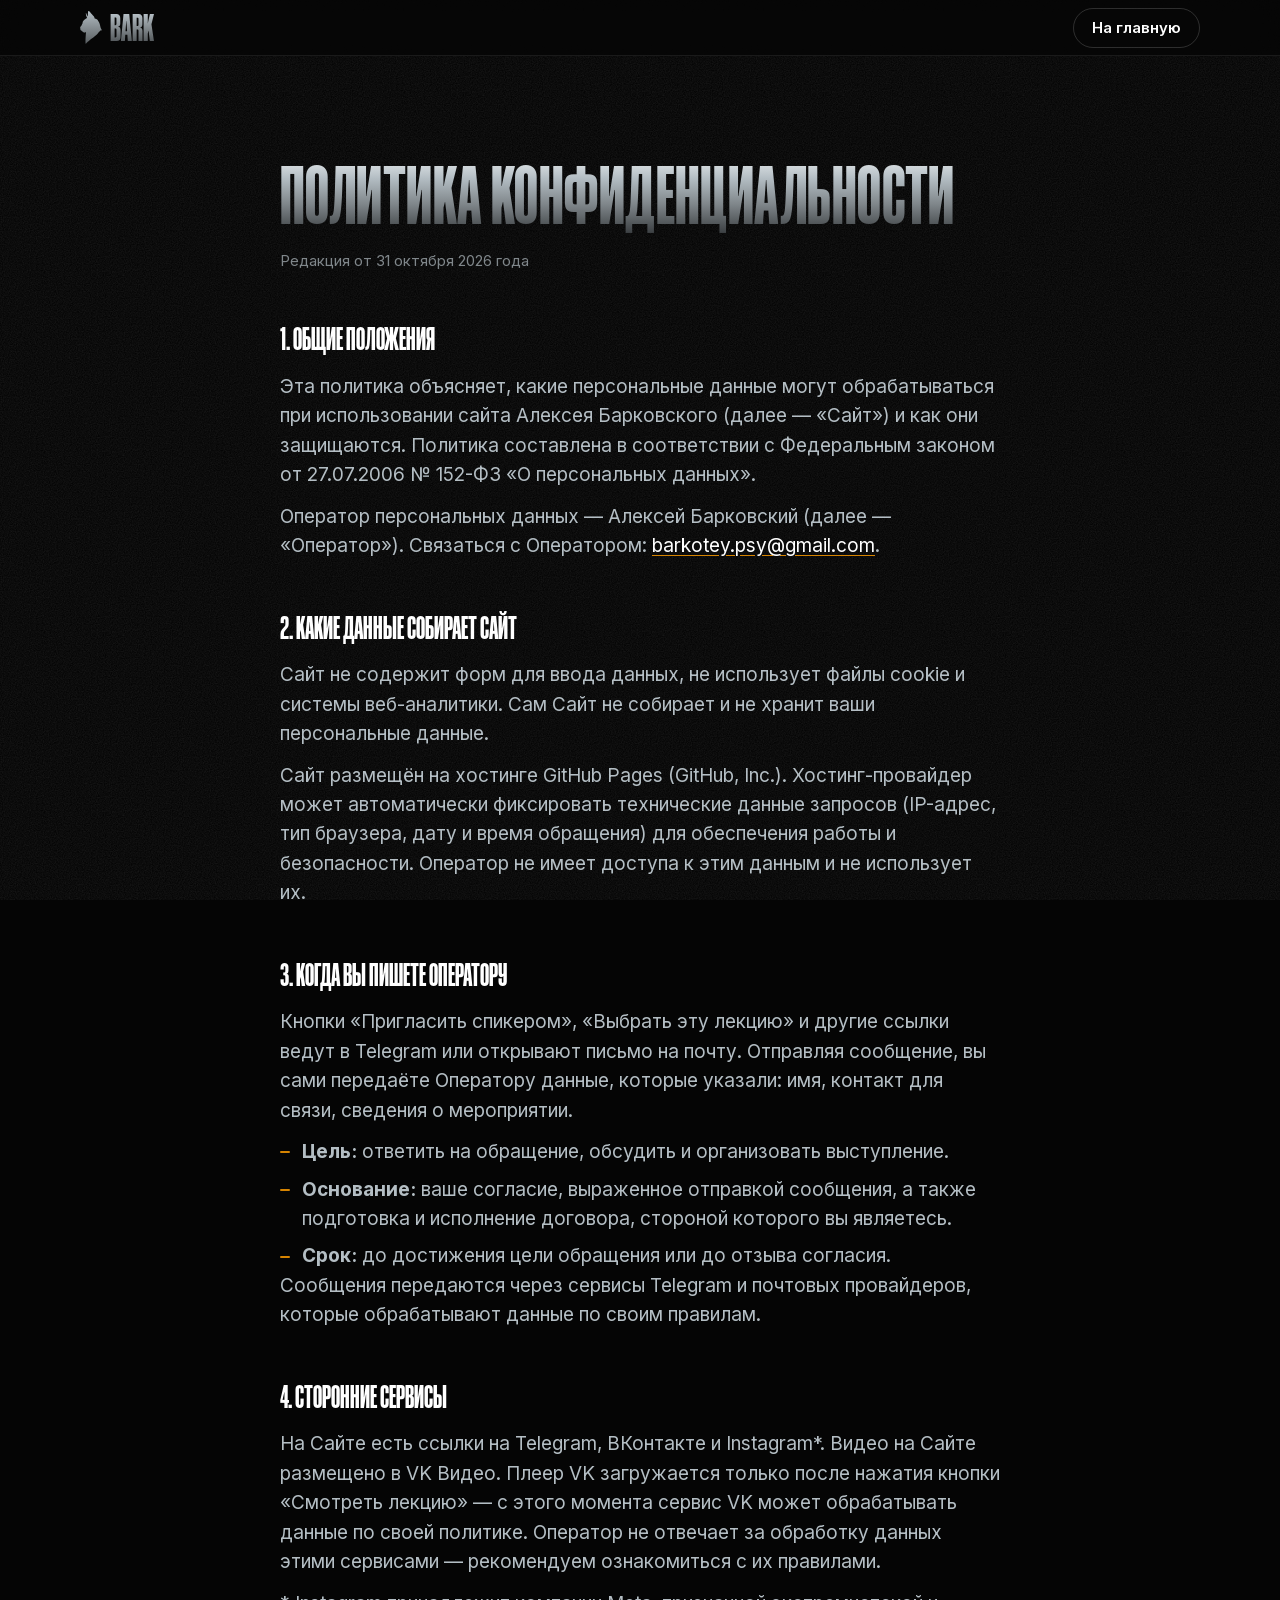
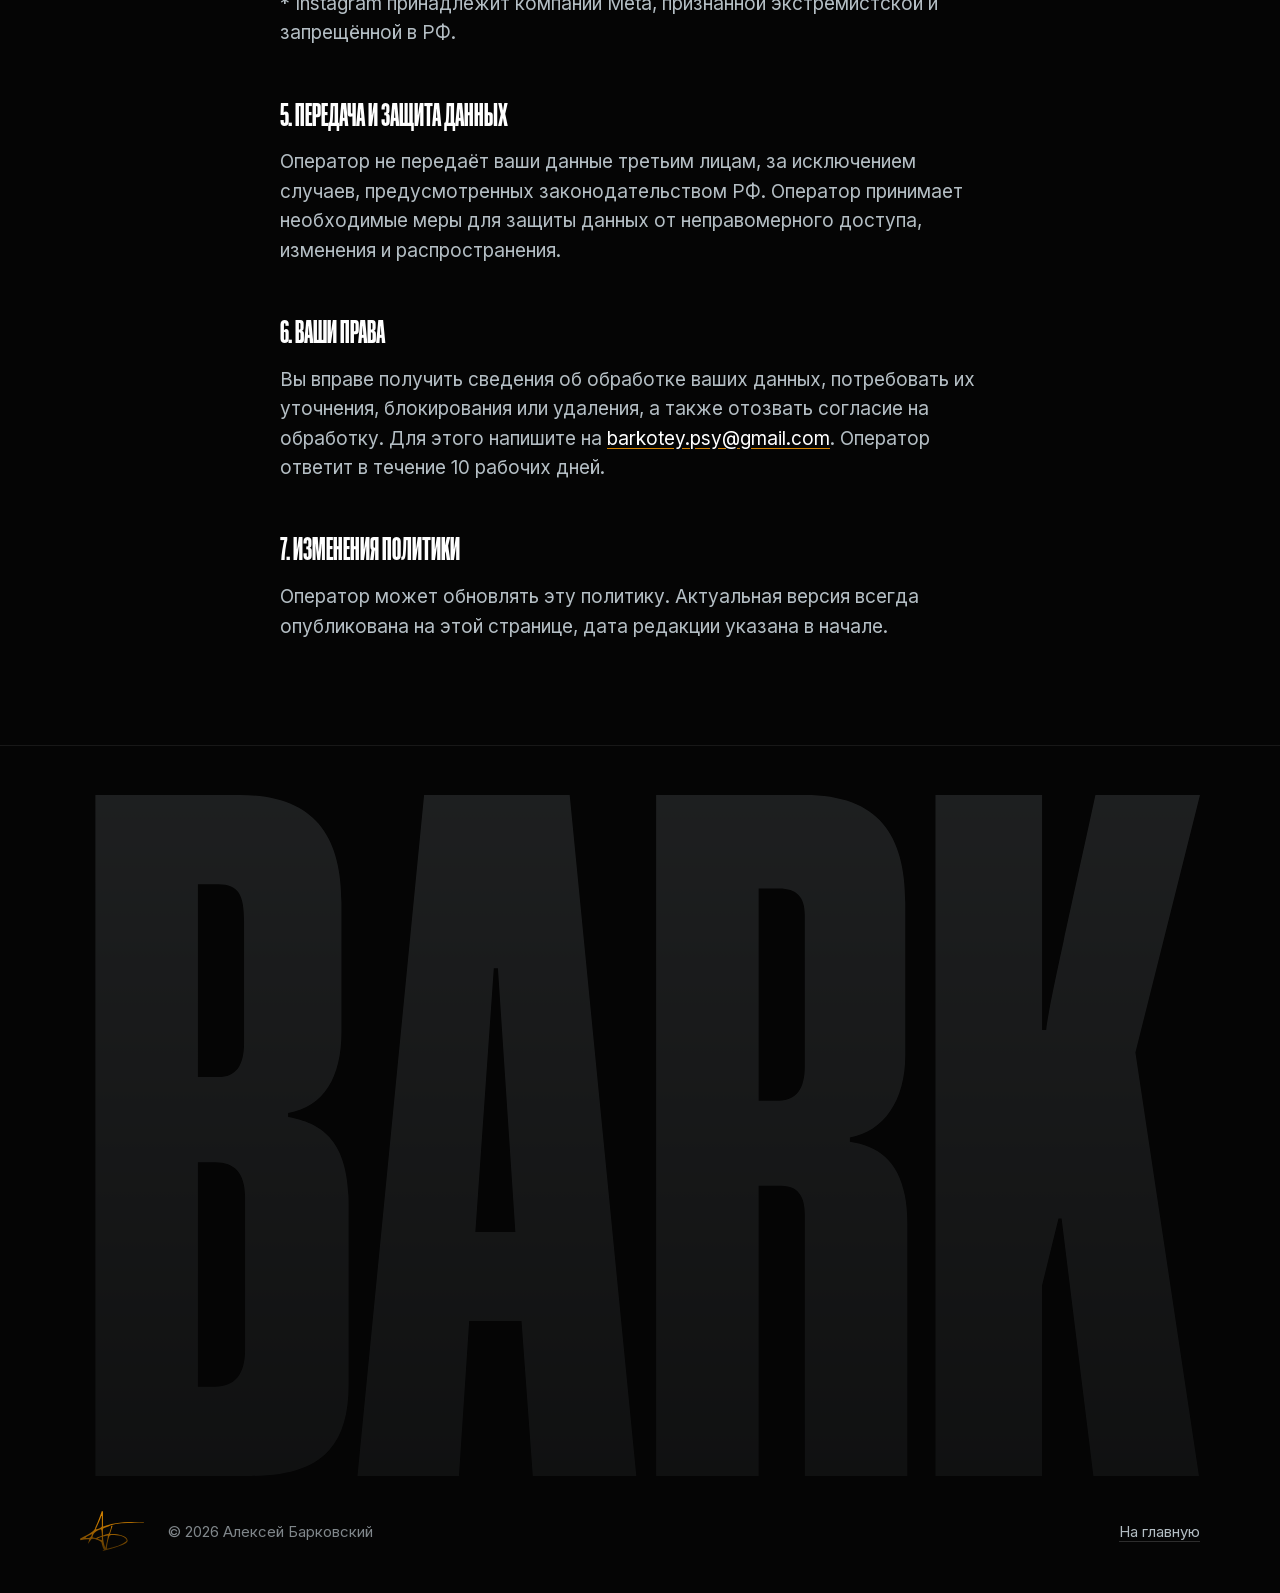
<file: privacy.html>
<!doctype html>
<html lang="ru" class="no-js">
<head>
  <meta charset="utf-8">
  <meta name="viewport" content="width=device-width, initial-scale=1, viewport-fit=cover">
  <title>Политика конфиденциальности — Алексей Барковский</title>
  <meta name="description" content="Политика обработки персональных данных на сайте Алексея Барковского.">
  <meta name="robots" content="noindex">
  <meta name="theme-color" content="#050505">
  <meta name="color-scheme" content="dark">

  <link rel="icon" href="assets/img/favicon.svg" type="image/svg+xml">
  <link rel="apple-touch-icon" href="assets/img/apple-touch-icon.png">
  <link rel="stylesheet" href="assets/css/style.css?v=6">

  <script>document.documentElement.classList.replace('no-js', 'js');</script>
</head>
<body>

  <!-- ===================== ШАПКА ===================== -->
  <header class="header">
    <div class="container header__inner">
      <a class="header__logo" href="index.html" aria-label="BARK — на главную">
        <span class="mark mark--cat" aria-hidden="true"></span>
        <span class="mark mark--bark" aria-hidden="true"></span>
      </a>
      <a class="btn btn--ghost btn--small" href="index.html">На главную</a>
    </div>
  </header>

  <!--
    ВАЖНО: это шаблон. Перед публикацией его лучше показать юристу.
    Если вы ИП или самозанятый — допишите в раздел 1 полное ФИО и ИНН (или ОГРНИП).
    Если на сайте появятся формы, аналитика (например, Яндекс Метрика) или оплата — политику нужно дополнить.
  -->
  <main class="page">
    <div class="container page__inner">
      <h1 class="title page__title">Политика конфиденциальности</h1>
      <p class="page__date">Редакция от 31 октября 2026 года</p>

      <div class="prose">
        <h2>1. Общие положения</h2>
        <p>Эта политика объясняет, какие персональные данные могут обрабатываться при использовании сайта Алексея Барковского (далее — «Сайт») и как они защищаются. Политика составлена в соответствии с Федеральным законом от 27.07.2006 № 152-ФЗ «О персональных данных».</p>
        <p>Оператор персональных данных — Алексей Барковский (далее — «Оператор»). Связаться с Оператором: <a href="mailto:barkotey.psy@gmail.com">barkotey.psy@gmail.com</a>.</p>

        <h2>2. Какие данные собирает Сайт</h2>
        <p>Сайт не содержит форм для ввода данных, не использует файлы cookie и системы веб-аналитики. Сам Сайт не собирает и не хранит ваши персональные данные.</p>
        <p>Сайт размещён на хостинге GitHub Pages (GitHub, Inc.). Хостинг-провайдер может автоматически фиксировать технические данные запросов (IP-адрес, тип браузера, дату и время обращения) для обеспечения работы и безопасности. Оператор не имеет доступа к этим данным и не использует их.</p>

        <h2>3. Когда вы пишете Оператору</h2>
        <p>Кнопки «Пригласить спикером», «Выбрать эту лекцию» и другие ссылки ведут в Telegram или открывают письмо на почту. Отправляя сообщение, вы сами передаёте Оператору данные, которые указали: имя, контакт для связи, сведения о мероприятии.</p>
        <ul>
          <li><strong>Цель:</strong> ответить на обращение, обсудить и организовать выступление.</li>
          <li><strong>Основание:</strong> ваше согласие, выраженное отправкой сообщения, а также подготовка и исполнение договора, стороной которого вы являетесь.</li>
          <li><strong>Срок:</strong> до достижения цели обращения или до отзыва согласия.</li>
        </ul>
        <p>Сообщения передаются через сервисы Telegram и почтовых провайдеров, которые обрабатывают данные по своим правилам.</p>

        <h2>4. Сторонние сервисы</h2>
        <p>На Сайте есть ссылки на Telegram, ВКонтакте и Instagram*. Видео на Сайте размещено в VK Видео. Плеер VK загружается только после нажатия кнопки «Смотреть лекцию» — с этого момента сервис VK может обрабатывать данные по своей политике. Оператор не отвечает за обработку данных этими сервисами — рекомендуем ознакомиться с их правилами.</p>
        <p>* Instagram принадлежит компании Meta, признанной экстремистской и запрещённой в РФ.</p>

        <h2>5. Передача и защита данных</h2>
        <p>Оператор не передаёт ваши данные третьим лицам, за исключением случаев, предусмотренных законодательством РФ. Оператор принимает необходимые меры для защиты данных от неправомерного доступа, изменения и распространения.</p>

        <h2>6. Ваши права</h2>
        <p>Вы вправе получить сведения об обработке ваших данных, потребовать их уточнения, блокирования или удаления, а также отозвать согласие на обработку. Для этого напишите на <a href="mailto:barkotey.psy@gmail.com">barkotey.psy@gmail.com</a>. Оператор ответит в течение 10 рабочих дней.</p>

        <h2>7. Изменения политики</h2>
        <p>Оператор может обновлять эту политику. Актуальная версия всегда опубликована на этой странице, дата редакции указана в начале.</p>
      </div>
    </div>
  </main>

  <!-- ===================== ПОДВАЛ ===================== -->
  <footer class="footer">
    <div class="container">
      <span class="footer__bark mark mark--bark" aria-hidden="true"></span>
      <div class="footer__row">
        <span class="footer__monogram mark mark--monogram mark--amber" role="img" aria-label="Монограмма АБ"></span>
        <p class="footer__copy">© <span data-year>2026</span> Алексей Барковский</p>
        <a class="footer__link" href="index.html">На главную</a>
      </div>
    </div>
  </footer>

  <script src="assets/js/main.js?v=6" defer></script>
</body>
</html>
</file>
<file: assets/css/style.css>
/* ==========================================================================
   BARK — сайт Алексея Барковского
   Все цвета, шрифты и размеры задаются переменными в :root (ниже).
   Порядок файла: шрифты → переменные → основа → общие элементы → фон и анимации → шапка → блоки.

   Анимации от прокрутки: элементы с атрибутом data-scroll получают из main.js
   переменную --p (от 0 до 1 — насколько элемент прокручен). Здесь, в CSS,
   из неё считаются масштаб, поворот и сдвиг. Без JavaScript всё стоит в финальном положении.
   ========================================================================== */

/* ---------- Шрифты (хранятся локально, в assets/fonts) ---------- */
@font-face {
  font-family: "Coolvetica";
  src: url("../fonts/coolvetica-compressed-heavy.woff2") format("woff2");
  font-weight: 400 900;
  font-display: swap;
}
@font-face {
  font-family: "Shlapak";
  src: url("../fonts/shlapak-script.woff2") format("woff2");
  font-display: swap;
}
@font-face {
  font-family: "Soyuz Grotesk";
  src: url("../fonts/soyuz-grotesk-bold.woff2") format("woff2");
  font-weight: 700;
  font-display: swap;
}
@font-face {
  font-family: "Inter";
  src: url("../fonts/inter-cyrillic.woff2") format("woff2");
  font-weight: 400 700;
  font-display: swap;
  unicode-range: U+0301, U+0400-045F, U+0490-0491, U+04B0-04B1, U+2116;
}
@font-face {
  font-family: "Inter";
  src: url("../fonts/inter-latin.woff2") format("woff2");
  font-weight: 400 700;
  font-display: swap;
  unicode-range: U+0000-00FF, U+0131, U+0152-0153, U+02BB-02BC, U+02C6, U+02DA, U+02DC,
    U+0304, U+0308, U+0329, U+2000-206F, U+20AC, U+2122, U+2191, U+2193, U+2212, U+2215,
    U+FEFF, U+FFFD;
}

/* ---------- Переменные: цвета, шрифты, размеры ---------- */
:root {
  /* Фон и поверхности */
  --bg: #050505;
  --surface: #0e0e0f;
  --surface-2: #161618;
  --line: rgba(255, 255, 255, 0.08);
  --line-strong: rgba(255, 255, 255, 0.16);

  /* Текст */
  --text: #ffffff;
  --text-2: #b4bec4;
  --text-3: #80878b;

  /* Серебряный градиент */
  --silver-0: #f2f5f6; /* светлый край — только для заголовков */
  --silver-1: #b4bec4;
  --silver-2: #80878b;
  --silver-3: #565b5e;
  --silver-4: #3c4043; /* тёмный край — только для заголовков */
  --grad-silver: linear-gradient(180deg, var(--silver-1) 0%, var(--silver-2) 55%, var(--silver-3) 100%);

  /* Янтарный градиент */
  --amber-1: #d68401;
  --amber-2: #c17600;
  --amber-3: #855100;
  --amber-4: #513200;
  --grad-amber: linear-gradient(180deg, var(--amber-1) 0%, var(--amber-2) 33%, var(--amber-3) 67%, var(--amber-4) 100%);
  --grad-amber-btn: linear-gradient(180deg, var(--amber-1) 0%, var(--amber-2) 45%, var(--amber-3) 100%);
  --grad-amber-text: linear-gradient(180deg, var(--amber-1) 0%, var(--amber-2) 100%);

  /* Заголовки: серебро с более светлым верхом и тёмным низом (повторяется на каждой строке) */
  --grad-title: linear-gradient(180deg, var(--silver-0) 0%, var(--silver-1) 32%, var(--silver-2) 64%, var(--silver-4) 100%);

  /* Пятна света на фоне, «как от софитов» */
  --glow-amber: rgba(214, 132, 1, 0.16);
  --glow-silver: rgba(180, 190, 196, 0.09);

  /* Объёмная книга */
  --book-spine: #2e2e2f;
  --book-back: #262627;
  --paper-1: #efece6;
  --paper-2: #c9c4ba;

  /* Шрифты */
  --font-display: "Coolvetica", "Arial Narrow", Impact, sans-serif;
  --font-text: "Inter", -apple-system, BlinkMacSystemFont, "Segoe UI", Roboto, sans-serif;
  --font-script: "Shlapak", "Segoe Script", cursive;
  --font-accent: "Soyuz Grotesk", var(--font-display); /* акцентный: бегущая строка, номера лекций */

  /* Размеры */
  --container: 1120px;
  --gutter: 20px;
  --radius: 28px;
  --radius-sm: 18px;
  --header-h: 56px;
  --section-pad: clamp(60px, 9vw, 104px);
  --ease: cubic-bezier(0.22, 1, 0.36, 1);
}

/* ---------- Основа ---------- */
*,
*::before,
*::after {
  box-sizing: border-box;
}

html {
  -webkit-text-size-adjust: 100%;
  scroll-behavior: smooth;
  scroll-padding-top: var(--header-h);
}

body {
  margin: 0;
  background: var(--bg);
  color: var(--text);
  font-family: var(--font-text);
  font-size: 17px;
  line-height: 1.55;
  -webkit-font-smoothing: antialiased;
  -moz-osx-font-smoothing: grayscale;
  overflow-x: hidden;
}

img,
svg,
video,
iframe {
  display: block;
  max-width: 100%;
}

img {
  height: auto;
}

a {
  color: inherit;
  text-decoration: none;
}

button {
  font: inherit;
  color: inherit;
}

h1,
h2,
h3,
p,
ul,
ol,
figure,
blockquote {
  margin: 0;
}

ul,
ol {
  padding: 0;
  list-style: none;
}

:focus-visible {
  outline: 2px solid var(--amber-1);
  outline-offset: 3px;
  border-radius: 6px;
}

::selection {
  background: var(--amber-2);
  color: #fff;
}

/* ---------- Общие элементы ---------- */
.container {
  width: 100%;
  max-width: calc(var(--container) + var(--gutter) * 2);
  margin-inline: auto;
  padding-inline: var(--gutter);
}

.section {
  position: relative;
  padding-block: var(--section-pad);
  isolation: isolate;
  overflow-x: clip;
}

/* Шапка блока: рукописная пометка у левого края заголовка, сам заголовок — по центру.
   Ширина шапки = ширина заголовка, поэтому пометка всегда стоит рядом с ним */
.section__head {
  position: relative;
  display: grid;
  justify-content: center;
  justify-items: center;
  text-align: center;
  margin-bottom: clamp(32px, 6vw, 56px);
}

.section__lead {
  max-width: 30em;
  margin-top: 18px;
  font-size: clamp(17px, 4.2vw, 21px);
}

/* Рукописная пометка перед блоком — как подпись от руки над заголовком.
   Начинается от левого края заголовка (width: 0 — пометка не раздвигает шапку, текст просто идёт вправо).
   Отступ снизу — под длинные хвосты букв «р», «д», «у», чтобы они не задевали заголовок */
.eyebrow {
  justify-self: start;
  display: block;
  width: 0;
  font-family: var(--font-script);
  font-size: clamp(40px, 10vw, 64px);
  line-height: 1.15;
  white-space: nowrap;
  text-align: left;
  color: var(--amber-1);
  rotate: -5deg;
  transform-origin: 0 100%;
  margin-bottom: 0.48em;
  pointer-events: none;
}

/* Длинная пометка в две строки */
.eyebrow--long {
  width: auto;
  max-width: 7em;
  white-space: normal;
  line-height: 1.4;
}

/* Большой заголовок блока */
.title {
  --lh: 0.92;
  font-family: var(--font-display);
  font-weight: 900;
  font-size: clamp(50px, 13.5vw, 116px);
  line-height: var(--lh);
  letter-spacing: 0.005em;
  text-transform: uppercase;
  background: var(--grad-title) 0 0 / 100% calc(var(--lh) * 1em) repeat-y;
  -webkit-background-clip: text;
  background-clip: text;
  color: transparent;
}

/* Слово-акцент внутри заголовка или текста */
.accent {
  background: var(--grad-amber-text);
  -webkit-box-decoration-break: clone;
  box-decoration-break: clone;
  -webkit-background-clip: text;
  background-clip: text;
  color: transparent;
}

.lead {
  font-size: clamp(19px, 4.6vw, 24px);
  line-height: 1.45;
  color: var(--text);
}

.muted {
  color: var(--text-2);
}

/* Кнопки */
.btn {
  display: inline-flex;
  align-items: center;
  justify-content: center;
  gap: 10px;
  min-height: 52px;
  padding: 14px 28px;
  border-radius: 999px;
  font-family: var(--font-text);
  font-size: 17px;
  font-weight: 600;
  line-height: 1.2;
  text-align: center;
  cursor: pointer;
  border: 0;
  transition: transform 0.3s var(--ease), filter 0.3s var(--ease), background-color 0.3s var(--ease),
    border-color 0.3s var(--ease);
}

.btn:active {
  transform: scale(0.97);
}

.btn--primary {
  background: var(--grad-amber-btn);
  color: #fff;
  box-shadow: 0 0 0 1px rgba(214, 132, 1, 0.35), 0 12px 40px -12px rgba(214, 132, 1, 0.55);
}

.btn--primary:hover {
  filter: brightness(1.12);
}

.btn--ghost {
  color: var(--text);
  background: transparent;
  border: 1px solid var(--line-strong);
}

.btn--ghost:hover {
  border-color: var(--silver-1);
}

.btn--small {
  min-height: 36px;
  padding: 8px 16px;
  font-size: 14px;
}

/* Небольшая плашка-метка */
.badge {
  display: inline-block;
  padding: 6px 14px;
  border-radius: 999px;
  background: var(--grad-amber-btn);
  font-size: 12px;
  font-weight: 600;
  letter-spacing: 0.14em;
  text-transform: uppercase;
}

/* Логотипы, раскрашенные градиентом (через маску SVG) */
.mark {
  display: block;
  background: var(--grad-silver);
  -webkit-mask: var(--mask) center / contain no-repeat;
  mask: var(--mask) center / contain no-repeat;
}

.mark--cat {
  --mask: url("../img/cat.svg");
  aspect-ratio: 581 / 879;
}

.mark--bark {
  --mask: url("../img/bark.svg");
  aspect-ratio: 218 / 133;
}

.mark--monogram {
  --mask: url("../img/monogram.svg");
  aspect-ratio: 276 / 171;
}

.mark--signature {
  --mask: url("../img/signature.svg");
  aspect-ratio: 387 / 80;
}

.mark--amber {
  background: var(--grad-amber);
}

/* ---------- Фон: зерно, пятна света, коты ---------- */

/* Лёгкое плёночное зерно на всём сайте, чтобы чёрный не был «плоским» */
body::before {
  content: "";
  position: fixed;
  inset: 0;
  z-index: -1;
  pointer-events: none;
  opacity: 0.07;
  background-image: url("data:image/svg+xml,%3Csvg xmlns='http://www.w3.org/2000/svg' width='180' height='180'%3E%3Cfilter id='n'%3E%3CfeTurbulence type='fractalNoise' baseFrequency='.85' numOctaves='3' stitchTiles='stitch'/%3E%3CfeColorMatrix values='0 0 0 0 1 0 0 0 0 1 0 0 0 0 1 0 0 0 1.4 -.25'/%3E%3C/filter%3E%3Crect width='180' height='180' filter='url(%23n)'/%3E%3C/svg%3E");
}

/* Пятно света: <span class="glow" style="--x: 80%; --y: 20%"></span> внутри блока */
.glow {
  position: absolute;
  z-index: -1;
  left: var(--x, 50%);
  top: var(--y, 50%);
  width: min(1000px, 140vw);
  aspect-ratio: 1;
  translate: -50% -50%;
  background: radial-gradient(closest-side, var(--glow-amber), transparent 72%);
  pointer-events: none;
}

.glow--silver {
  background: radial-gradient(closest-side, var(--glow-silver), transparent 72%);
}

/* Кот-водяной знак сбоку блока. При прокрутке медленно плывёт (--p даёт main.js, data-scroll="bg" у блока) */
.watermark {
  position: absolute;
  z-index: -1;
  top: 6%;
  height: min(70vh, 760px, 105vw);
  opacity: 0.06;
  transform: translateY(calc((var(--p, 0.5) - 0.5) * 30%));
  will-change: transform;
  pointer-events: none;
}

.watermark--right {
  right: -6%;
}

/* ---------- Появление блоков при прокрутке ---------- */
.js .reveal {
  opacity: 0;
  transform: translateY(32px) scale(0.97);
  transition: opacity 1s var(--ease), transform 1s var(--ease);
  transition-delay: var(--delay, 0s);
}

.js .reveal.is-visible {
  opacity: 1;
  transform: none;
}

/* Первый экран проявляется сразу при загрузке, не дожидаясь прокрутки */
.intro {
  animation: intro 1s var(--ease) both;
  animation-delay: var(--delay, 0s);
}

@keyframes intro {
  from {
    opacity: 0;
    transform: translateY(24px);
  }
}

/* Текст, который «загорается» слово за словом (data-scroll="words") */
[data-scroll="words"] .word {
  opacity: clamp(0.16, calc(var(--p, 1) * (var(--n) + 6) - var(--i)), 1);
  transition: opacity 0.25s linear;
}

@media (prefers-reduced-motion: reduce) {
  html {
    scroll-behavior: auto;
  }

  .js .reveal {
    opacity: 1;
    transform: none;
    transition: none;
  }

  .intro {
    animation: none;
  }
}

/* ---------- Шапка ----------
   На телефоне шапка прозрачная: над страницей висят только кот с BARK и кнопка «Пригласить».
   Пустое место между ними пропускает нажатия к странице. С 960px — полупрозрачная панель с разделами */
.header {
  position: fixed;
  inset: 0 0 auto;
  z-index: 50;
  height: var(--header-h);
  pointer-events: none;
}

.header a {
  pointer-events: auto;
}

.header__inner {
  display: flex;
  align-items: center;
  justify-content: space-between;
  gap: 24px;
  height: 100%;
}

/* Лёгкая тень, чтобы логотип читался поверх фото и текста */
.header__logo {
  display: flex;
  align-items: center;
  gap: 8px;
  min-height: 44px;
  filter: drop-shadow(0 2px 8px rgba(0, 0, 0, 0.7));
}

.header__logo .mark--cat {
  height: 34px;
}

.header__logo .mark--bark {
  width: 44px;
}

.header__nav {
  display: none;
}

@media (min-width: 960px) {
  .header {
    background: rgba(5, 5, 5, 0.8);
    -webkit-backdrop-filter: saturate(180%) blur(20px);
    backdrop-filter: saturate(180%) blur(20px);
    border-bottom: 1px solid var(--line);
    pointer-events: auto;
  }

  .header__logo {
    filter: none;
  }

  .header__nav {
    display: flex;
    gap: 28px;
    font-size: 14px;
    color: var(--text-2);
  }

  .header__nav a {
    transition: color 0.2s;
  }

  .header__nav a:hover {
    color: var(--text);
  }
}

/* ==========================================================================
   БЛОКИ СТРАНИЦЫ (по порядку)
   ========================================================================== */

/* ---------- 1. Первый экран ----------
   При прокрутке фото уменьшается и уходит вглубь, текст уезжает вверх (как у Apple) */
.hero {
  position: relative;
  display: flex;
  flex-direction: column;
  justify-content: flex-end;
  min-height: 100vh;
  min-height: 100svh;
  padding-top: var(--header-h);
  padding-bottom: clamp(28px, 6vw, 72px);
  overflow: hidden;
  isolation: isolate;
}

.hero__photo {
  position: absolute;
  inset: 0 0 auto 0;
  height: 78%;
  z-index: -2;
  transform-origin: 50% 0;
  transform: scale(calc(1 - var(--p, 0) * 0.14)) translateY(calc(var(--p, 0) * 6%));
  opacity: calc(1 - var(--p, 0) * 0.7);
  border-radius: calc(var(--p, 0) * 64px);
  overflow: hidden;
}

.hero__photo img {
  width: 100%;
  height: 100%;
  object-fit: cover;
  object-position: 50% 15%;
  -webkit-mask-image: linear-gradient(180deg, #000 40%, transparent 100%);
  mask-image: linear-gradient(180deg, #000 40%, transparent 100%);
}

/* На телефоне текст лежит на фото — затемняем низ, чтобы он читался */
.hero__photo::after {
  content: "";
  position: absolute;
  inset: 0;
  background: linear-gradient(180deg, rgba(5, 5, 5, 0) 28%, rgba(5, 5, 5, 0.6) 55%, var(--bg) 92%);
}

/* Кот-водяной знак */
.hero__cat {
  position: absolute;
  z-index: -1;
  right: 2%;
  top: 34%;
  height: 34%;
  opacity: 0.16;
  mix-blend-mode: screen;
  pointer-events: none;
  transform: translateY(calc(var(--p, 0) * 40%));
}

.hero__content {
  position: relative;
  transform: translateY(calc(var(--p, 0) * -30%));
  opacity: calc(1 - var(--p, 0) * 1.6);
}

.hero__roles {
  font-size: 12px;
  font-weight: 600;
  letter-spacing: 0.14em;
  text-transform: uppercase;
  color: var(--text-2);
  margin-bottom: 14px;
}

.hero__name {
  --lh: 0.86;
  font-size: clamp(74px, 21vw, 168px);
  margin-bottom: 18px;
}

.hero__tagline {
  max-width: 22em;
  margin-bottom: 12px;
}

.hero__tagline .accent {
  white-space: nowrap;
}

.hero__sub {
  max-width: 30em;
  font-size: 15px;
  margin-bottom: 26px;
}

.hero__actions {
  display: flex;
  flex-wrap: wrap;
  gap: 12px;
}

.hero__actions .btn {
  flex: 1 1 100%;
}

@media (min-width: 600px) {
  .hero__roles {
    font-size: 13px;
    letter-spacing: 0.18em;
  }

  .hero__actions .btn {
    flex: 0 0 auto;
  }
}

@media (min-width: 960px) {
  .hero {
    justify-content: center;
  }

  .hero__photo {
    inset: 0 0 0 auto;
    width: 52%;
    height: 100%;
    transform-origin: 50% 30%;
  }

  .hero__photo img {
    object-position: 50% 20%;
    -webkit-mask-image: linear-gradient(90deg, transparent 0%, #000 35%), linear-gradient(180deg, #000 70%, transparent 100%);
    mask-image: linear-gradient(90deg, transparent 0%, #000 35%), linear-gradient(180deg, #000 70%, transparent 100%);
    -webkit-mask-composite: source-in;
    mask-composite: intersect;
  }

  .hero__photo::after {
    display: none;
  }

  .hero__cat {
    left: 2%;
    right: auto;
    top: 50%;
    height: 72%;
    translate: 0 -48%;
    opacity: 0.09;
  }

  .hero__content {
    padding-top: 40px;
  }

  .hero__name {
    margin-bottom: 28px;
  }

  .hero__sub {
    font-size: 17px;
    margin-bottom: 36px;
  }
}

/* ---------- 2. Обо мне ---------- */
.about__intro {
  max-width: 24em;
  margin: 0 auto clamp(48px, 9vw, 88px);
  font-size: clamp(22px, 5.6vw, 38px);
  line-height: 1.3;
  font-weight: 500;
  text-align: center;
}

.about__zones {
  display: grid;
  gap: clamp(56px, 10vw, 104px);
}

.zone {
  display: grid;
  gap: 0;
}

.zone__photo {
  border-radius: var(--radius);
  overflow: hidden;
  background: var(--surface);
}

.zone__photo img {
  width: 100%;
  aspect-ratio: 4 / 3;
  object-fit: cover;
  object-position: var(--focus, 50% 22%); /* у отдельного фото можно задать style="--focus: 50% 0%" */
}

.zone__body {
  display: grid;
  gap: 16px;
  max-width: 36em;
  margin-inline: auto;
  color: var(--text-2);
}

/* Рукописный заголовок части — по центру, наезжает на нижний край фото.
   Отступ снизу — под хвосты букв «р», «з», чтобы они не задевали текст */
.zone__label {
  position: relative;
  margin-top: -0.5em;
  margin-bottom: 0.5em;
  font-family: var(--font-script);
  font-weight: 400;
  font-size: clamp(54px, 14vw, 88px);
  line-height: 1;
  text-align: center;
  color: var(--amber-1);
  text-shadow: 0 4px 30px rgba(5, 5, 5, 0.9);
}

/* Для слов с «з» или «у»: у этих букв хвост ещё длиннее */
.zone__label--deep {
  margin-bottom: 0.85em;
}

.zone__accent {
  color: var(--text);
  font-weight: 500;
}

/* Подпись слева, монограмма АБ — справа */
.zone__sign {
  display: flex;
  align-items: center;
  justify-content: space-between;
  gap: 24px;
  margin-top: 16px;
}

.zone__signature {
  width: min(240px, 62%);
  background: var(--grad-amber-text);
}

.zone__monogram {
  width: clamp(72px, 20vw, 104px);
}

@media (min-width: 960px) {
  .zone {
    grid-template-columns: 4fr 6fr;
    align-items: center;
    column-gap: 64px;
  }

  .zone:nth-child(even) .zone__photo {
    order: 2;
  }

  .zone__photo img {
    aspect-ratio: 4 / 5;
  }

  .zone__label {
    margin-top: 0;
  }
}

/* Бегущая строка между блоками: едет сама по кругу, вторая строка — навстречу.
   Каждая строка в index.html — фраза дважды подряд, анимация сдвигает ровно на половину, поэтому шва не видно.
   Шрифт Soyuz Grotesk — «однорегистровый»: заглавные и строчные в нём выглядят одинаково (т как m, л как Λ) */
.ticker {
  overflow: hidden;
  padding-block: 8px;
  font-family: var(--font-accent);
  font-weight: 700;
  text-transform: uppercase;
  line-height: 1.1;
  white-space: nowrap;
  -webkit-mask-image: linear-gradient(90deg, transparent, #000 12%, #000 88%, transparent);
  mask-image: linear-gradient(90deg, transparent, #000 12%, #000 88%, transparent);
}

.ticker__row {
  font-size: clamp(46px, 12vw, 110px);
  width: max-content;
  background: var(--grad-title);
  -webkit-background-clip: text;
  background-clip: text;
  color: transparent;
  animation: ticker 14s linear infinite;
  will-change: transform;
}

.ticker__row--outline {
  background: none;
  color: transparent;
  -webkit-text-stroke: 1px rgba(214, 132, 1, 0.55);
  animation-duration: 16s;
  animation-direction: reverse;
}

@keyframes ticker {
  to {
    transform: translateX(-50%);
  }
}

@media (prefers-reduced-motion: reduce) {
  .ticker__row {
    animation: none;
  }
}

/* ---------- 3. Темы лекций ---------- */
.lectures__list {
  display: grid;
  gap: 16px;
}

.lecture {
  position: relative;
  display: flex;
  flex-direction: column;
  gap: 22px;
  padding: 30px 24px 26px;
  border-radius: var(--radius);
  background: var(--surface);
  border: 1px solid var(--line);
  overflow: hidden;
  transition: border-color 0.4s var(--ease), translate 0.4s var(--ease);
}

/* Тонкая янтарная линия сверху карточки */
.lecture::before {
  content: "";
  position: absolute;
  inset: 0 0 auto;
  height: 2px;
  background: linear-gradient(90deg, transparent, var(--amber-1), transparent);
  opacity: 0.6;
}

/* Затемнение карточки, когда на неё наезжает следующая */
.lecture::after {
  content: "";
  position: absolute;
  inset: 0;
  background: var(--bg);
  opacity: calc(var(--cover, 0) * 0.55);
  pointer-events: none;
}

.lecture__num {
  font-family: var(--font-accent);
  font-weight: 700;
  font-size: 22px;
  line-height: 1;
  letter-spacing: 0.06em;
  color: var(--amber-1);
}

.lecture__title {
  --lh: 0.95;
  font-family: var(--font-display);
  font-weight: 900;
  font-size: clamp(36px, 9.5vw, 48px);
  line-height: var(--lh);
  text-transform: uppercase;
  background: var(--grad-title) 0 0 / 100% calc(var(--lh) * 1em) repeat-y;
  -webkit-background-clip: text;
  background-clip: text;
  color: transparent;
}

.lecture__block {
  display: grid;
  align-content: start;
  gap: 10px;
  color: var(--text-2);
  font-size: 16px;
}

.lecture__label {
  font-size: 12px;
  font-weight: 600;
  letter-spacing: 0.16em;
  text-transform: uppercase;
  color: var(--text-3);
}

.lecture__gains {
  display: grid;
  gap: 10px;
  color: var(--text);
}

.lecture__gains li {
  position: relative;
  padding-left: 22px;
}

.lecture__gains li::before {
  content: "";
  position: absolute;
  left: 0;
  top: 0.62em;
  width: 10px;
  height: 2px;
  border-radius: 2px;
  background: var(--amber-1);
}

.lecture__btn {
  margin-top: auto;
  align-self: stretch;
}

@media (hover: hover) {
  .lecture:hover {
    border-color: var(--line-strong);
  }

  .lecture:hover .lecture__btn {
    border-color: var(--amber-1);
  }
}

/* Телефон и планшет: карточки наезжают друг на друга стопкой.
   --h (высоту карточки) подставляет main.js, чтобы кнопка всегда успевала показаться */
@media (max-width: 1023px) {
  .js .lecture {
    position: sticky;
    top: min(calc(var(--header-h) + 12px + var(--i, 0) * 10px), calc(100svh - var(--h, 100svh) - 12px));
    scale: calc(1 - var(--cover, 0) * 0.06);
    transform-origin: 50% 0;
  }
}

@media (min-width: 1024px) {
  .lectures__list {
    grid-template-columns: repeat(3, 1fr);
    gap: 20px;
  }

  .lecture {
    padding: 40px 32px 32px;
  }

  .lecture__title {
    font-size: 44px;
  }

  @media (hover: hover) {
    .lecture:hover {
      translate: 0 -4px;
    }
  }

  /* Строки «Для кого» и «Что получит» во всех карточках — на одной высоте */
  @supports (grid-template-rows: subgrid) {
    .lecture {
      display: grid;
      grid-row: span 5;
      grid-template-rows: subgrid;
      row-gap: 24px;
    }
  }
}

/* ---------- 4. Форматы выступлений ---------- */
.formats__list {
  border-top: 1px solid var(--line-strong);
}

.format {
  display: grid;
  gap: 6px;
  padding-block: 24px;
  border-bottom: 1px solid var(--line-strong);
}

.format__meta {
  font-size: 13px;
  font-weight: 600;
  letter-spacing: 0.14em;
  text-transform: uppercase;
  color: var(--amber-1);
}

.format__title {
  --lh: 1;
  font-family: var(--font-display);
  font-weight: 900;
  font-size: clamp(34px, 9vw, 48px);
  line-height: var(--lh);
  text-transform: uppercase;
  background: var(--grad-title) 0 0 / 100% calc(var(--lh) * 1em) repeat-y;
  -webkit-background-clip: text;
  background-clip: text;
  color: transparent;
}

.format__text {
  color: var(--text-2);
  max-width: 34em;
}

.format--bonus .format__title {
  background: var(--grad-amber-text);
  -webkit-background-clip: text;
  background-clip: text;
}

.formats__cta {
  display: grid;
  gap: 20px;
  justify-items: start;
  margin-top: 40px;
}

@media (min-width: 768px) {
  .format {
    grid-template-columns: 160px 1fr 1.4fr;
    gap: 32px;
    align-items: baseline;
    padding-block: 30px;
  }

  .formats__cta {
    grid-template-columns: 1fr auto;
    align-items: center;
  }
}

/* ---------- 5. Видео ---------- */
.video__frame {
  position: relative;
  aspect-ratio: 4 / 5;
  border-radius: var(--radius);
  overflow: hidden;
  background: var(--surface);
  border: 1px solid var(--line);
}

.video__poster {
  width: 100%;
  height: 100%;
  object-fit: cover;
  object-position: 50% 20%;
  filter: saturate(0.8) brightness(0.8);
}

.video__frame::after {
  content: "";
  position: absolute;
  inset: 0;
  background: radial-gradient(70% 60% at 50% 60%, rgba(5, 5, 5, 0.1), rgba(5, 5, 5, 0.75));
  pointer-events: none;
}

/* Большая круглая кнопка «Смотреть лекцию» по центру */
.video__play {
  position: absolute;
  inset: 0;
  z-index: 1;
  display: flex;
  flex-direction: column;
  align-items: center;
  justify-content: center;
  gap: 14px;
  padding: 24px;
  background: none;
  border: 0;
  cursor: pointer;
}

.video__icon {
  display: grid;
  place-items: center;
  width: 92px;
  height: 92px;
  border-radius: 50%;
  color: #fff;
  background: rgba(5, 5, 5, 0.35);
  border: 1px solid rgba(255, 255, 255, 0.35);
  -webkit-backdrop-filter: blur(14px);
  backdrop-filter: blur(14px);
  transition: transform 0.4s var(--ease), background-color 0.4s var(--ease);
}

.video__icon svg {
  width: 34px;
  height: 34px;
  margin-left: 4px;
}

.video__label {
  font-family: var(--font-display);
  font-weight: 900;
  font-size: clamp(34px, 9vw, 56px);
  line-height: 1;
  text-transform: uppercase;
  text-shadow: 0 2px 24px rgba(5, 5, 5, 0.6);
}

.video__soon {
  padding: 5px 12px;
  border-radius: 999px;
  font-size: 12px;
  font-weight: 600;
  letter-spacing: 0.14em;
  text-transform: uppercase;
  background: var(--grad-amber-btn);
}

.video__play:disabled {
  cursor: default;
}

.video__frame.is-ready .video__soon {
  display: none;
}

.video__frame.is-ready .video__play:hover .video__icon {
  transform: scale(1.08);
  background: var(--amber-2);
}

/* Видео включено — плеер VK на всю рамку */
.video__frame:has(iframe) {
  aspect-ratio: 16 / 9;
}

.video__frame iframe {
  width: 100%;
  height: 100%;
  border: 0;
}

@media (min-width: 768px) {
  .video__frame {
    max-width: 960px;
    margin-inline: auto;
    aspect-ratio: 16 / 9;
  }

  .video__poster {
    object-position: 50% 28%;
  }
}

/* Фото-вставка с цитатой на всю ширину */
.interlude {
  position: relative;
  display: grid;
  align-items: end;
  min-height: 82svh;
  overflow: hidden;
  isolation: isolate;
}

.interlude__img {
  position: absolute;
  inset: -10% 0;
  z-index: -1;
  width: 100%;
  height: 120%;
  object-fit: cover;
  object-position: 42% 50%;
  transform: translateY(calc((var(--p, 0.5) - 0.5) * -14%)) scale(calc(1.12 - var(--p, 0.5) * 0.12));
  filter: brightness(0.75);
  -webkit-mask-image: linear-gradient(180deg, transparent, #000 18%, #000 75%, transparent);
  mask-image: linear-gradient(180deg, transparent, #000 18%, #000 75%, transparent);
}

.interlude__quote {
  padding-block: 0 clamp(56px, 12vw, 120px);
}

.interlude__quote p {
  max-width: 14em;
  font-family: var(--font-display);
  font-weight: 900;
  font-size: clamp(44px, 12vw, 104px);
  line-height: 0.95;
  text-transform: uppercase;
}

/* ---------- 6. Отзывы ---------- */
/* Лента скриншотов: плавно едет, при наведении или касании останавливается */
.reviews__marquee {
  overflow-x: auto;
  scroll-snap-type: x mandatory;
  scrollbar-width: none;
  padding-block: 24px 10px;
  -webkit-mask-image: linear-gradient(90deg, transparent, #000 6%, #000 94%, transparent);
  mask-image: linear-gradient(90deg, transparent, #000 6%, #000 94%, transparent);
}

.reviews__marquee::-webkit-scrollbar {
  display: none;
}

.reviews__track {
  display: flex;
  align-items: center;
  width: max-content;
  padding-inline: var(--gutter);
}

.reviews__track li {
  flex: none;
  padding-right: 18px;
  scroll-snap-align: center;
}

/* Когда скрипт продублировал отзывы — лента едет бесконечно */
.reviews__marquee:has(.is-looping) {
  overflow: hidden;
}

.reviews__track.is-looping {
  padding-inline: 0;
  animation: marquee var(--duration, 50s) linear infinite;
}

.reviews__marquee:hover .reviews__track,
.reviews__marquee:focus-within .reviews__track,
.reviews__marquee.is-paused .reviews__track {
  animation-play-state: paused;
}

@keyframes marquee {
  to {
    transform: translateX(-50%);
  }
}

@media (prefers-reduced-motion: reduce) {
  .reviews__marquee:has(.is-looping) {
    overflow-x: auto;
  }

  .reviews__track.is-looping {
    animation: none;
  }
}

/* Карточка отзыва: серебряная рамка, скриншот внутри */
.review {
  position: relative;
  display: block;
  width: min(80vw, 330px);
  padding: 10px;
  border: 1px solid transparent;
  border-radius: 26px;
  background: linear-gradient(var(--surface), var(--surface)) padding-box,
    linear-gradient(160deg, var(--silver-1), var(--silver-3) 40%, rgba(86, 91, 94, 0.2) 70%, var(--silver-2)) border-box;
  box-shadow: 0 30px 60px -30px rgba(0, 0, 0, 0.9);
  cursor: zoom-in;
  transition: transform 0.4s var(--ease);
}

.review img {
  width: 100%;
  border-radius: 17px;
  filter: saturate(0.55);
}

/* Плашка с именем: янтарная, буквы — серебро заголовков, шрифт Soyuz Grotesk */
.review__name {
  position: absolute;
  top: -15px;
  left: 22px;
  z-index: 1;
  padding: 6px 14px 7px;
  border-radius: 999px;
  background: var(--grad-amber-btn);
  box-shadow: 0 8px 20px -8px rgba(214, 132, 1, 0.8);
  font-family: var(--font-accent);
  font-weight: 700;
  font-size: 15px;
  line-height: 1.1;
  letter-spacing: 0.02em;
}

/* Буквы — внутренним слоем, иначе серебро букв перекроет янтарный фон плашки.
   Берём светлую часть серебра и тонкую тень, чтобы имя читалось на янтаре */
.review__name > span {
  background: linear-gradient(180deg, var(--silver-0) 10%, var(--silver-1) 60%, var(--silver-2));
  -webkit-background-clip: text;
  background-clip: text;
  color: transparent;
  filter: drop-shadow(0 1px 1px rgba(0, 0, 0, 0.55));
}

@media (hover: hover) {
  .review:hover {
    transform: translateY(-6px);
  }
}

@media (min-width: 768px) {
  .review {
    width: 400px;
    padding: 12px;
  }

  .reviews__track li {
    padding-right: 24px;
  }
}

/* Отзыв крупно (по нажатию) */
.lightbox {
  width: min(92vw, 720px);
  max-height: 88vh;
  padding: 60px 12px 12px;
  border: 1px solid var(--line-strong);
  border-radius: 26px;
  background: var(--surface);
  color: var(--text);
  overflow: auto;
}

.lightbox::backdrop {
  background: rgba(5, 5, 5, 0.75);
  -webkit-backdrop-filter: blur(10px);
  backdrop-filter: blur(10px);
}

.lightbox__img {
  width: 100%;
  border-radius: 17px;
}

.lightbox__close {
  position: absolute;
  top: 8px;
  right: 8px;
  width: 44px;
  height: 44px;
  border: 1px solid var(--line-strong);
  border-radius: 50%;
  background: rgba(5, 5, 5, 0.7);
  font-size: 26px;
  line-height: 1;
  cursor: pointer;
}

/* ---------- 7. Книга и продукты ---------- */
.book__main {
  display: grid;
  gap: 8px;
  justify-items: center;
}

/* Объёмная книга. Поворачивается от прокрутки: сначала виден корешок, потом обложка, потом страницы */
.book3d-stage {
  perspective: 1400px;
  padding-block: 12px 32px;
}

.book3d {
  --w: min(230px, 58vw);
  --d: calc(var(--w) * 0.12);
  --turn: calc(32deg - var(--p, 0.45) * 64deg);
  position: relative;
  width: var(--w);
  aspect-ratio: 800 / 1131;
  transform-style: preserve-3d;
  transform: rotateY(var(--turn)) scale(calc(0.9 + (0.25 - (var(--p, 0.5) - 0.5) * (var(--p, 0.5) - 0.5)) * 0.4));
}

.book3d > * {
  position: absolute;
  -webkit-backface-visibility: hidden;
  backface-visibility: hidden;
}

.book3d__cover {
  inset: 0;
  width: 100%;
  height: 100%;
  border-radius: 2px 6px 6px 2px;
  transform: translateZ(calc(var(--d) / 2));
  box-shadow: inset 4px 0 8px rgba(0, 0, 0, 0.4);
}

.book3d__back {
  inset: 0;
  border-radius: 6px 2px 2px 6px;
  background: var(--book-back);
  transform: rotateY(180deg) translateZ(calc(var(--d) / 2));
}

.book3d__spine {
  top: 0;
  left: calc(50% - var(--d) / 2);
  width: var(--d);
  height: 100%;
  display: grid;
  place-items: center;
  background: linear-gradient(90deg, var(--book-back), var(--book-spine) 45%, var(--book-back));
  transform: rotateY(-90deg) translateZ(calc(var(--w) / 2));
}

.book3d__spine span {
  writing-mode: vertical-rl;
  font-size: calc(var(--d) * 0.3);
  font-weight: 600;
  letter-spacing: 0.22em;
  text-transform: uppercase;
  white-space: nowrap;
  color: var(--silver-1);
}

.book3d__pages {
  top: 4px;
  left: calc(50% - var(--d) / 2 + 1px);
  width: calc(var(--d) - 2px);
  height: calc(100% - 8px);
  background: repeating-linear-gradient(90deg, var(--paper-1) 0 1px, var(--paper-2) 1px 2px);
  transform: rotateY(90deg) translateZ(calc(var(--w) / 2 - 4px));
}

.book__info {
  display: grid;
  justify-items: center;
  gap: 14px;
  max-width: 30em;
  text-align: center;
}

.book__name {
  --lh: 0.95;
  font-family: var(--font-display);
  font-weight: 900;
  font-size: clamp(40px, 11vw, 72px);
  line-height: var(--lh);
  text-transform: uppercase;
  background: var(--grad-amber-text);
  -webkit-background-clip: text;
  background-clip: text;
  color: transparent;
}

.book__desc {
  color: var(--text-2);
  font-size: clamp(17px, 4.2vw, 20px);
}

/* «почему?» и «как?» */
.book__qa {
  display: grid;
  gap: 40px;
  margin-top: clamp(40px, 8vw, 72px);
}

.qa__label {
  font-family: var(--font-script);
  font-size: clamp(76px, 21vw, 150px);
  line-height: 1;
  text-align: center;
  color: var(--amber-1);
  margin-bottom: 0.55em;
}

.qa__list {
  border-top: 1px solid var(--line-strong);
}

.qa__list li {
  padding: 18px 0;
  border-bottom: 1px solid var(--line-strong);
  font-size: clamp(18px, 4.6vw, 21px);
  line-height: 1.4;
}

.book__final {
  max-width: 22em;
  margin: clamp(48px, 9vw, 88px) auto 0;
  font-size: clamp(24px, 6vw, 42px);
  line-height: 1.25;
  font-weight: 500;
  text-align: center;
}

.book__cta {
  display: flex;
  justify-content: center;
  margin-top: 32px;
}

@media (min-width: 960px) {
  .book__main {
    grid-template-columns: 1fr 1fr;
    align-items: center;
    gap: 48px;
  }

  .book3d {
    --w: 300px;
  }

  .book__info {
    justify-items: start;
    text-align: left;
  }

  .book__qa {
    grid-template-columns: 1fr 1fr;
    gap: 56px;
  }
}

/* Карточки продуктов. Тот же шаблон потом пойдёт на страницу «Мои продукты» */
.products {
  display: grid;
  gap: 16px;
  margin-top: clamp(56px, 10vw, 96px);
}

.product-card {
  display: grid;
  grid-template-columns: 112px 1fr;
  border-radius: var(--radius-sm);
  overflow: hidden;
  background: var(--surface);
  border: 1px solid var(--line);
}

.product-card__cover {
  position: relative;
  display: grid;
  place-items: center;
  min-height: 140px;
  background: radial-gradient(120% 90% at 50% 0%, var(--surface-2) 0%, var(--bg) 100%);
  border-right: 1px solid var(--line);
}

.product-card__cover .mark--cat {
  height: 72%;
  opacity: 0.18;
}

/* Замок в углу обложки */
.product-card__lock {
  position: absolute;
  top: 12px;
  right: 12px;
  width: 34px;
  height: 34px;
  padding: 7px;
  border-radius: 50%;
  color: var(--amber-1);
  background: rgba(5, 5, 5, 0.6);
  border: 1px solid rgba(214, 132, 1, 0.4);
}

.product-card__body {
  display: grid;
  align-content: start;
  gap: 6px;
  padding: 20px;
}

.product-card__tag {
  font-size: 12px;
  font-weight: 600;
  letter-spacing: 0.14em;
  text-transform: uppercase;
  color: var(--amber-1);
}

.product-card__title {
  font-family: var(--font-display);
  font-weight: 900;
  font-size: 30px;
  line-height: 1;
  text-transform: uppercase;
}

.product-card__text {
  font-size: 15px;
  color: var(--text-2);
}

.product-card .btn {
  margin-top: 10px;
  justify-self: start;
}

/* Закрытая карточка: приглушена */
.product-card--locked .product-card__title {
  color: var(--text-2);
}

@media (min-width: 768px) {
  .products {
    grid-template-columns: repeat(3, 1fr);
    gap: 20px;
  }

  .product-card {
    grid-template-columns: 1fr;
  }

  .product-card__cover {
    min-height: 0;
    aspect-ratio: 16 / 10;
    border-right: 0;
    border-bottom: 1px solid var(--line);
  }

  .product-card__cover .mark--cat {
    height: 74%;
  }

  .product-card__body {
    padding: 24px;
  }
}

/* ---------- 8. Telegram-канал ---------- */
.channel__card {
  position: relative;
  display: grid;
  align-items: end;
  min-height: 560px;
  border-radius: var(--radius);
  overflow: hidden;
  isolation: isolate;
  border: 1px solid var(--line);
}

.channel__photo {
  position: absolute;
  inset: 0;
  z-index: -1;
  width: 100%;
  height: 100%;
  object-fit: cover;
  object-position: 50% 0%;
  transition: transform 1.2s var(--ease);
}

.channel__card::after {
  content: "";
  position: absolute;
  inset: 0;
  z-index: -1;
  background: linear-gradient(180deg, rgba(5, 5, 5, 0) 25%, rgba(5, 5, 5, 0.92) 72%);
}

.channel__body {
  display: grid;
  gap: 16px;
  padding: 24px;
}

.channel__head {
  display: flex;
  align-items: center;
  gap: 14px;
}

.channel__icon {
  flex: none;
  display: grid;
  place-items: center;
  width: 52px;
  height: 52px;
  border-radius: 50%;
  background: var(--grad-amber-btn);
}

.channel__icon svg {
  width: 26px;
  height: 26px;
}

.channel__name {
  --lh: 0.95;
  display: block;
  font-family: var(--font-display);
  font-weight: 900;
  font-size: clamp(44px, 12vw, 88px);
  line-height: var(--lh);
  background: var(--grad-title) 0 0 / 100% calc(var(--lh) * 1em) repeat-y;
  -webkit-background-clip: text;
  background-clip: text;
  color: transparent;
}

.channel__handle {
  display: block;
  margin-top: 4px;
  font-size: clamp(14px, 3.6vw, 18px);
  color: var(--text-2);
}

.channel__text {
  max-width: 26em;
  font-size: 17px;
  color: var(--text-2);
}

.channel__btn {
  justify-self: stretch;
}

@media (hover: hover) {
  .channel__card:hover .channel__photo {
    transform: scale(1.04);
  }

  .channel__card:hover .channel__btn {
    filter: brightness(1.12);
  }
}

@media (min-width: 768px) {
  .channel__card {
    min-height: 0;
    aspect-ratio: 16 / 8;
    align-items: center;
  }

  .channel__photo {
    inset: 0 0 0 auto;
    width: 55%;
    object-position: 50% 10%;
    -webkit-mask-image: linear-gradient(90deg, transparent, #000 40%);
    mask-image: linear-gradient(90deg, transparent, #000 40%);
  }

  .channel__card::after {
    display: none;
  }

  .channel__body {
    max-width: 52%;
    padding: 48px;
  }

  .channel__btn {
    justify-self: start;
  }
}

/* ---------- 9. Контакты: ссылки внутри «iPhone» ---------- */
/* Блок последний на странице: снизу его закрывает визитка BARK с подвалом, лишний отступ не нужен */
.contacts {
  padding-bottom: 0;
}

/* Телефон «влетает»: сначала крупный и наклонённый, при прокрутке встаёт ровно (как у Apple) */
.phone-stage {
  --t: clamp(0, calc(1 - var(--p, 1) / 0.42), 1);
  perspective: 1600px;
  padding-block: 8px 24px;
}

.phone {
  position: relative;
  width: min(340px, 88vw);
  margin-inline: auto;
  padding: 3px;
  border-radius: 60px;
  background: linear-gradient(150deg, var(--silver-1), var(--silver-3) 22%, #1d1e20 50%, var(--silver-3) 78%, var(--silver-2));
  box-shadow: 0 50px 100px -40px rgba(0, 0, 0, 0.95), 0 0 140px -40px rgba(214, 132, 1, 0.35);
  transform-origin: 50% 30%;
  transform: translateY(calc(var(--t) * 12%)) rotateX(calc(var(--t) * 42deg)) rotateZ(calc(var(--t) * -9deg)) scale(calc(1 + var(--t) * 0.28));
}

/* Боковые кнопки корпуса */
.phone::before,
.phone::after {
  content: "";
  position: absolute;
  width: 4px;
  border-radius: 2px;
  background: linear-gradient(90deg, var(--silver-3), var(--silver-1));
}

.phone::before {
  right: -3px;
  top: 25%;
  height: 11%;
}

.phone::after {
  left: -3px;
  top: 18%;
  height: 14%;
  box-shadow: 0 calc(340px * 0.1) 0 var(--silver-3);
}

.phone__screen {
  position: relative;
  display: flex;
  flex-direction: column;
  gap: 18px;
  aspect-ratio: 9 / 19.5;
  padding: 0 14px 30px;
  border: 10px solid #000;
  border-radius: 57px;
  overflow: hidden;
  background: radial-gradient(120% 55% at 50% 0%, rgba(214, 132, 1, 0.3), transparent 62%),
    linear-gradient(180deg, var(--surface-2), var(--bg) 70%);
}

/* Строка состояния: время, «островок», связь и батарея */
.phone__status {
  display: grid;
  grid-template-columns: 1fr auto 1fr;
  align-items: center;
  height: 50px;
  margin-inline: 4px;
}

.phone__time {
  justify-self: center;
  font-size: 16px;
  font-weight: 600;
  letter-spacing: -0.01em;
}

.phone__island {
  width: 96px;
  height: 30px;
  border-radius: 20px;
  background: #000;
}

.phone__sys {
  justify-self: center;
  display: flex;
  align-items: center;
  gap: 5px;
  color: var(--text);
  fill: currentColor;
}

.phone__sys svg {
  height: 11px;
  width: auto;
}

.phone__profile {
  display: grid;
  justify-items: center;
  gap: 4px;
  text-align: center;
  padding-top: 6px;
}

.phone__avatar {
  width: 88px;
  height: 88px;
  margin-bottom: 8px;
  border-radius: 50%;
  object-fit: cover;
  box-shadow: 0 0 0 2px var(--bg), 0 0 0 3.5px var(--amber-1);
}

.phone__name {
  font-size: 19px;
  font-weight: 600;
}

.phone__role {
  font-size: 13px;
  color: var(--text-3);
}

/* Список ссылок в стиле настроек iPhone */
.phone__links {
  border-radius: 18px;
  background: rgba(255, 255, 255, 0.06);
  overflow: hidden;
}

.phone__links li {
  transform: translateY(calc(var(--t, 0) * (60px + var(--i, 0) * 40px)));
  opacity: calc(1 - var(--t, 0) * 1.6);
}

.phone__links li + li .app-row::before {
  content: "";
  position: absolute;
  top: 0;
  left: 60px;
  right: 0;
  height: 1px;
  background: var(--line);
}

.app-row {
  position: relative;
  display: flex;
  align-items: center;
  gap: 12px;
  min-height: 58px;
  padding: 8px 14px;
  transition: background-color 0.2s;
}

.app-row:hover,
.app-row:active {
  background: rgba(255, 255, 255, 0.06);
}

.app-row__icon {
  flex: none;
  display: grid;
  place-items: center;
  width: 34px;
  height: 34px;
  border-radius: 9px;
  background: var(--grad-amber-btn);
  color: #fff;
}

.app-row__icon svg {
  width: 20px;
  height: 20px;
}

.app-row__icon--text {
  font-size: 13px;
  font-weight: 700;
}

.app-row__text {
  display: grid;
  flex: 1;
  min-width: 0;
}

.app-row__title {
  font-size: 15px;
  font-weight: 600;
  line-height: 1.3;
}

.app-row__sub {
  font-size: 13px;
  line-height: 1.3;
  color: var(--text-3);
  overflow: hidden;
  text-overflow: ellipsis;
  white-space: nowrap;
}

.app-row__chevron {
  width: 8px;
  height: 8px;
  border-top: 2px solid var(--text-3);
  border-right: 2px solid var(--text-3);
  rotate: 45deg;
}

.phone__cta {
  margin-top: auto;
}

/* Полоска «домой» внизу экрана */
.phone__home {
  position: absolute;
  left: 50%;
  bottom: 8px;
  width: 120px;
  height: 5px;
  translate: -50% 0;
  border-radius: 3px;
  background: rgba(255, 255, 255, 0.55);
}

.contacts__note {
  max-width: 30em;
  margin: 16px auto 0;
  padding-inline: var(--gutter);
  font-size: 12px;
  line-height: 1.5;
  text-align: center;
  color: var(--text-3);
}

/* ---------- «Провал» в iPhone и визитка BARK — финал страницы ----------
   Визитка: огромная полупрозрачная надпись BARK фоном, поверх неё ссылки-значки, внизу подвал.
   Без анимации визитка просто стоит под телефоном.
   С анимацией main.js ставит .is-live и переключает две точки:
     .is-pinned — телефон встал посреди экрана, ссылки списком, их можно нажимать;
     .is-dived  — прокрутили ещё немного: за ~1,5 секунды экран гаснет, телефон растёт, рамка уезжает за края,
                  визитка занимает весь экран, по одному вылетают значки. Ниже листать некуда — это конец страницы.
                  Прокрутили назад — всё в обратную сторону. */
.dive__card {
  display: grid;
  grid-template-columns: minmax(0, 1fr);
  grid-template-rows: 1fr auto auto;
  justify-items: center;
  gap: clamp(20px, 3vw, 32px);
  padding: clamp(56px, 10vw, 96px) var(--gutter) 0;
}

/* Сцена: BARK и значки лежат друг на друге, значки сверху */
.dive__stage {
  position: relative;
  display: grid;
  place-items: center;
  width: 100%;
  min-height: 0;
}

.dive__stage > * {
  grid-area: 1 / 1;
}

/* Цвет как у самой первой версии подвала: серебро, едва проступающее на чёрном */
.dive__bark {
  width: min(100%, 1120px);
  opacity: 0.14;
}

.dive__links {
  position: relative;
  display: flex;
  justify-content: center;
  gap: clamp(2px, 1.6vw, 36px);
}

.dive__link {
  display: grid;
  justify-items: center;
  gap: 8px;
  min-width: 54px;
  font-size: 11px;
  font-weight: 600;
  color: var(--text-2);
  transition: color 0.2s;
}

.dive__icon {
  display: grid;
  place-items: center;
  width: 50px;
  height: 50px;
  border-radius: 50%;
  background: var(--grad-amber-btn);
  color: #fff;
  box-shadow: 0 12px 30px -12px rgba(214, 132, 1, 0.7);
  transition: transform 0.3s var(--ease), filter 0.3s var(--ease);
}

.dive__icon svg {
  width: 24px;
  height: 24px;
}

.dive__icon--text {
  font-size: 15px;
  font-weight: 700;
}

.dive__link:hover {
  color: var(--text);
}

.dive__link:hover .dive__icon {
  transform: translateY(-3px);
  filter: brightness(1.12);
}

/* Сноска в визитке нужна только в анимации: без неё такая же сноска стоит прямо под телефоном */
.dive__note {
  display: none;
  max-width: 30em;
  font-size: 12px;
  line-height: 1.5;
  text-align: center;
  color: var(--text-3);
}

/* Подвал главной страницы — последняя строка визитки. На телефоне по центру, с 768px — в строку */
.dive__footer {
  justify-content: center;
  width: 100%;
  max-width: var(--container);
  border-top: 1px solid var(--line);
  padding-block: 4px max(8px, env(safe-area-inset-bottom));
}

.dive__footer .footer__copy {
  margin-right: 0;
}

@media (min-width: 768px) {
  .dive__footer {
    justify-content: flex-start;
  }

  .dive__footer .footer__copy {
    margin-right: auto;
  }
}

@media (min-width: 768px) {
  .dive__icon {
    width: 64px;
    height: 64px;
  }

  .dive__icon svg {
    width: 28px;
    height: 28px;
  }

  .dive__link {
    min-width: 88px;
    font-size: 14px;
  }
}

/* Сцена: телефон «прилипает» к экрану, ниже — немного места для прокрутки до визитки.
   Это место — конец страницы: долистали до него, и дальше листать некуда */
.dive.is-live::after {
  content: "";
  display: block;
  height: 45vh;
  height: 45svh;
}

.dive.is-live .dive__sticky {
  position: sticky;
  top: var(--stick-top, 0px);
  display: flex;
  flex-direction: column;
  justify-content: center;
  min-height: calc(100vh - var(--header-h));
  min-height: calc(100svh - var(--header-h));
  padding-bottom: 12px;
}

/* Телефон встал — больше не наклоняется */
.dive.is-pinned .phone-stage {
  --t: 0;
}

.dive.is-live .dive__zoom {
  position: relative;
  transform-origin: 50% var(--oy, 50%);
}

.dive.is-pinned .dive__zoom {
  will-change: transform, opacity;
}

/* «Провал»: телефон вырос, экран заполнил дисплей, телефон растворился */
.dive.is-dived .dive__zoom {
  transform: scale(var(--zmax, 3));
  opacity: 0;
  pointer-events: none;
}

.dive.is-dived .phone__screen > *,
.dive.is-dived .contacts__note {
  opacity: 0;
}

/* Визитка закреплена на весь экран поверх телефона, сверху отступ под шапку */
.dive.is-live .dive__card {
  position: fixed;
  inset: 0;
  padding-top: calc(var(--header-h) + 12px);
  visibility: hidden;
  pointer-events: none;
}

.dive.is-dived .dive__card {
  visibility: visible;
}

.dive.is-dived .dive__card a {
  pointer-events: auto;
}

/* BARK занимает всю свободную высоту между шапкой и подвалом (маска сама сохраняет пропорции) */
.dive.is-live .dive__bark {
  position: absolute;
  inset: 0;
  width: auto;
  max-width: 1120px;
  margin-inline: auto;
  aspect-ratio: auto;
  opacity: 0;
  transform: scale(0.85);
}

.dive.is-live .dive__links li {
  opacity: 0;
  transform: translateY(64px) scale(0.5);
}

.dive.is-live .dive__note {
  display: block;
  opacity: 0;
}

.dive.is-live .dive__footer {
  opacity: 0;
}

.dive.is-dived .dive__links li,
.dive.is-dived .dive__note,
.dive.is-dived .dive__footer {
  opacity: 1;
  transform: none;
}

.dive.is-dived .dive__bark {
  opacity: 0.14;
  transform: none;
}

/* Плавность. main.js включает .is-animated через мгновение после загрузки,
   чтобы при открытии страницы ничего не «проигрывалось» само.
   Обратный ход (когда .is-dived снимается): */
.dive.is-animated .dive__zoom {
  transition: transform 0.7s var(--ease) 0.1s, opacity 0.25s linear 0.1s;
}

.dive.is-animated .phone__screen > *,
.dive.is-animated .contacts__note {
  transition: opacity 0.4s linear 0.45s;
}

.dive.is-animated .dive__card {
  transition: visibility 0s linear 0.3s;
}

.dive.is-animated .dive__bark,
.dive.is-animated .dive__links li,
.dive.is-animated .dive__note,
.dive.is-animated .dive__footer {
  transition: opacity 0.2s linear, transform 0.25s linear;
}

/* Вперёд: экран гаснет, телефон растёт с ускорением и растворяется,
   появляется BARK, значки вылетают по одному с лёгкой «пружинкой» */
.dive.is-animated.is-dived .dive__zoom {
  transition: transform 0.85s cubic-bezier(0.55, 0, 0.8, 0.3), opacity 0.3s linear 0.65s;
}

.dive.is-animated.is-dived .phone__screen > *,
.dive.is-animated.is-dived .contacts__note {
  transition: opacity 0.25s linear;
}

.dive.is-animated.is-dived .dive__card {
  transition-delay: 0s;
}

.dive.is-animated.is-dived .dive__bark {
  transition: opacity 0.6s linear 0.6s, transform 0.9s var(--ease) 0.6s;
}

.dive.is-animated.is-dived .dive__links li {
  transition: opacity 0.35s linear calc(0.95s + var(--i, 0) * 0.08s),
    transform 0.6s cubic-bezier(0.34, 1.56, 0.64, 1) calc(0.95s + var(--i, 0) * 0.08s);
}

.dive.is-animated.is-dived .dive__note,
.dive.is-animated.is-dived .dive__footer {
  transition: opacity 0.5s linear 1.3s;
}

/* ---------- 10. Подвал ----------
   На главной подвал — последняя строка визитки BARK (.dive__footer), отдельный подвал только на privacy.html */
.footer {
  padding-block: 24px 40px;
  border-top: 1px solid var(--line);
  overflow: hidden;
}

/* Огромная надпись BARK во всю ширину */
.footer__bark {
  width: 100%;
  margin-block: 24px 32px;
  opacity: 0.14;
}

.footer__row {
  display: flex;
  flex-wrap: wrap;
  align-items: center;
  gap: 12px 24px;
  font-size: 14px;
  color: var(--text-3);
}

.footer__monogram {
  width: 64px;
}

.footer__copy {
  margin-right: auto;
}

.footer__link {
  display: inline-flex;
  align-items: center;
  min-height: 44px;
  color: var(--text-2);
  text-decoration: underline;
  text-decoration-color: var(--line-strong);
  text-underline-offset: 4px;
  transition: color 0.2s, text-decoration-color 0.2s;
}

.footer__link:hover {
  color: var(--text);
  text-decoration-color: var(--amber-1);
}

/* ---------- Компьютер: текст крупнее ----------
   На широком экране размеры «как на телефоне» теряются на фоне свободного места */
@media (min-width: 1100px) {
  body {
    font-size: 19px;
  }

  .btn {
    min-height: 56px;
    padding: 16px 32px;
    font-size: 18px;
  }

  .btn--small {
    min-height: 40px;
    padding: 9px 18px;
    font-size: 15px;
  }

  .header__nav {
    font-size: 15px;
  }

  .eyebrow {
    font-size: 76px;
  }

  .section__lead {
    font-size: 24px;
  }

  .badge {
    font-size: 13px;
  }

  .hero__roles {
    font-size: 15px;
  }

  .hero__tagline {
    font-size: 28px;
  }

  .hero__sub {
    font-size: 20px;
  }

  .about__intro {
    font-size: 44px;
  }

  .zone__body {
    gap: 20px;
    font-size: 21px;
  }

  .zone__label {
    font-size: 104px;
  }

  .lecture__num {
    font-size: 26px;
  }

  .lecture__title {
    font-size: 50px;
  }

  .lecture__block {
    font-size: 18px;
  }

  .lecture__label {
    font-size: 13px;
  }

  .format__meta {
    font-size: 15px;
  }

  .format__title {
    font-size: 60px;
  }

  .format__text,
  .formats__cta p {
    font-size: 21px;
  }

  .review {
    width: 440px;
  }

  .review__name {
    font-size: 17px;
  }

  .book__desc {
    font-size: 23px;
  }

  .qa__list li {
    font-size: 24px;
  }

  .book__final {
    font-size: 50px;
  }

  .product-card__tag {
    font-size: 13px;
  }

  .product-card__title {
    font-size: 38px;
  }

  .product-card__text {
    font-size: 18px;
  }

  .channel__icon {
    width: 72px;
    height: 72px;
  }

  .channel__icon svg {
    width: 34px;
    height: 34px;
  }

  .channel__text {
    font-size: 22px;
  }

  .contacts__note,
  .dive__note {
    font-size: 14px;
  }

  .dive__link {
    font-size: 15px;
  }

  .footer__row {
    font-size: 15px;
  }
}

/* ---------- Текстовые страницы (политика конфиденциальности) ---------- */
.page {
  padding-top: calc(var(--header-h) + clamp(48px, 10vw, 96px));
  padding-bottom: var(--section-pad);
}

.page__inner {
  max-width: 760px;
}

.page__title {
  font-size: clamp(44px, 11vw, 88px);
  margin-bottom: 16px;
}

.page__date {
  color: var(--text-3);
  font-size: 15px;
  margin-bottom: 48px;
}

.prose h2 {
  font-family: var(--font-display);
  font-weight: 900;
  font-size: clamp(26px, 6vw, 34px);
  line-height: 1.05;
  text-transform: uppercase;
  margin: 48px 0 16px;
}

.prose p,
.prose li {
  color: var(--text-2);
}

.prose p + p,
.prose ul {
  margin-top: 12px;
}

.prose ul {
  display: grid;
  gap: 8px;
}

.prose li {
  position: relative;
  padding-left: 22px;
}

.prose li::before {
  content: "";
  position: absolute;
  left: 0;
  top: 0.75em;
  width: 10px;
  height: 2px;
  border-radius: 2px;
  background: var(--amber-1);
}

.prose a {
  color: var(--text);
  text-decoration: underline;
  text-decoration-color: var(--amber-1);
  text-underline-offset: 3px;
}
</file>
